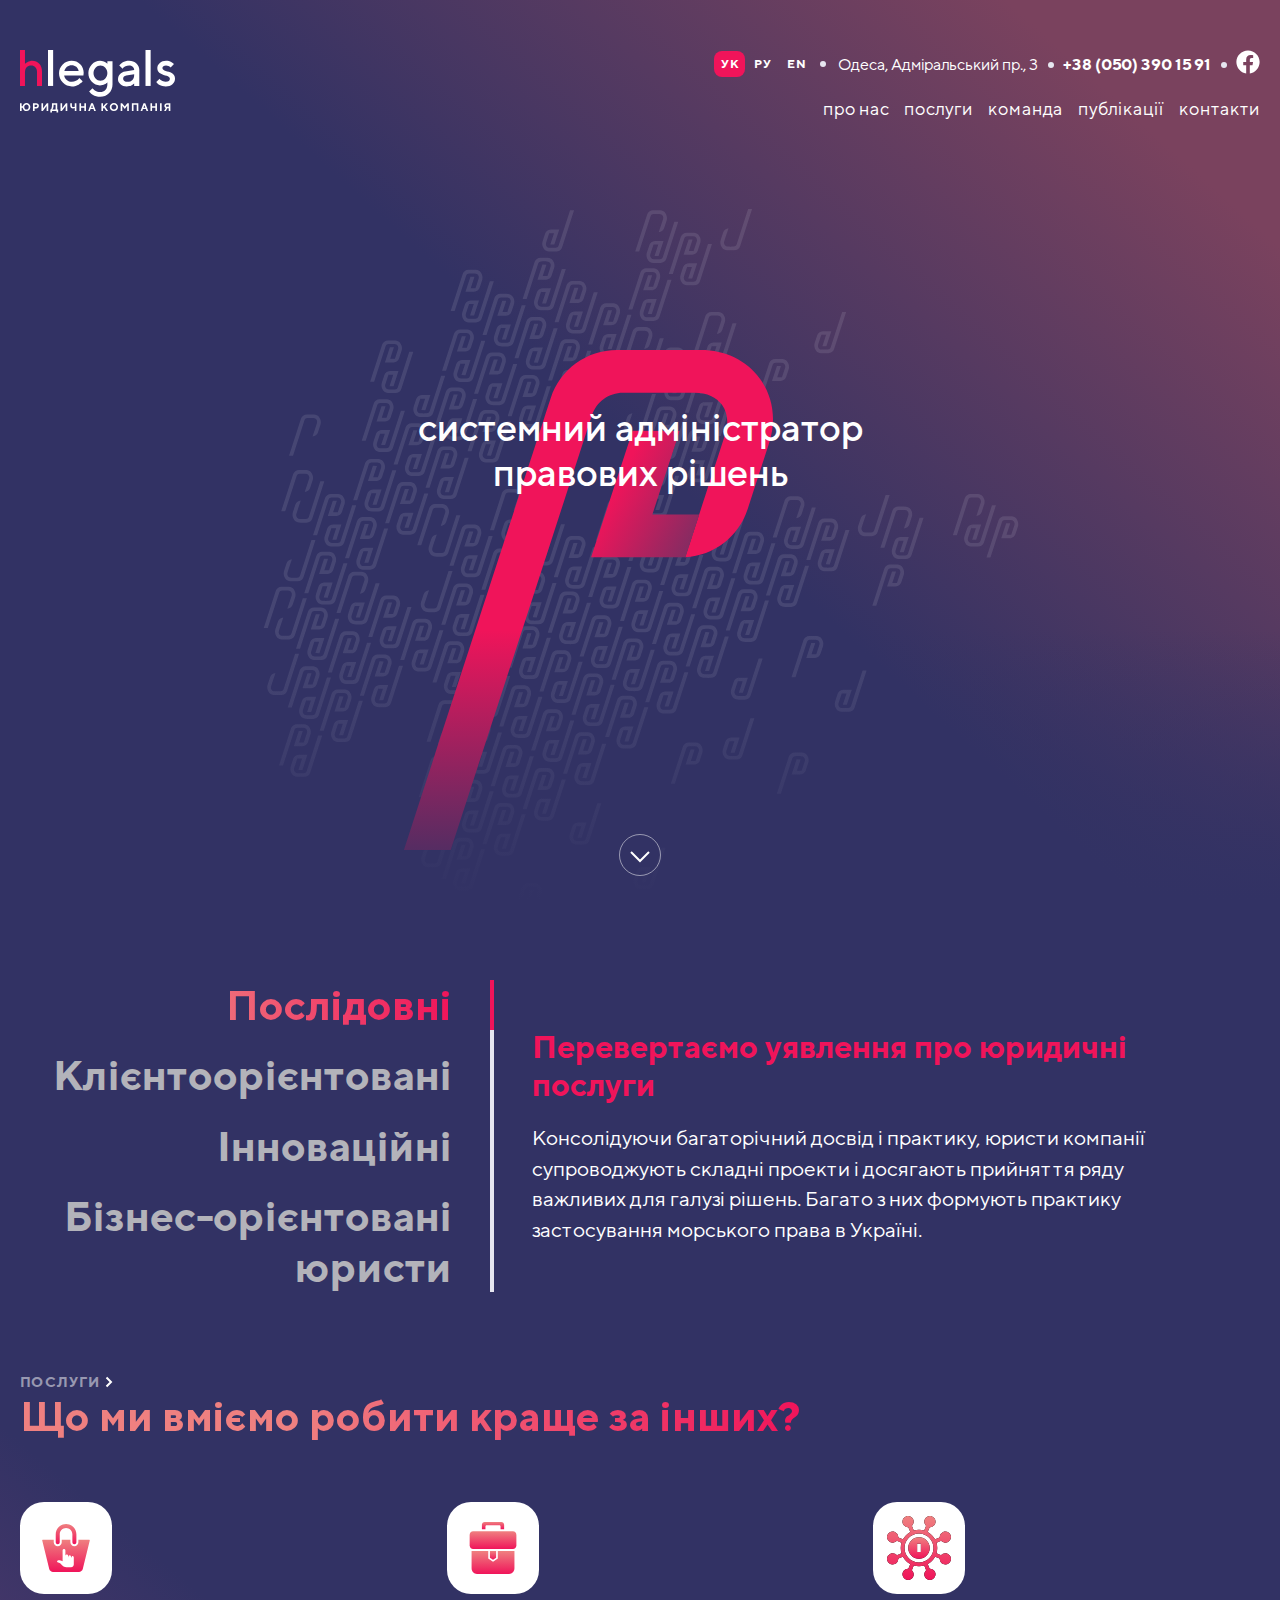
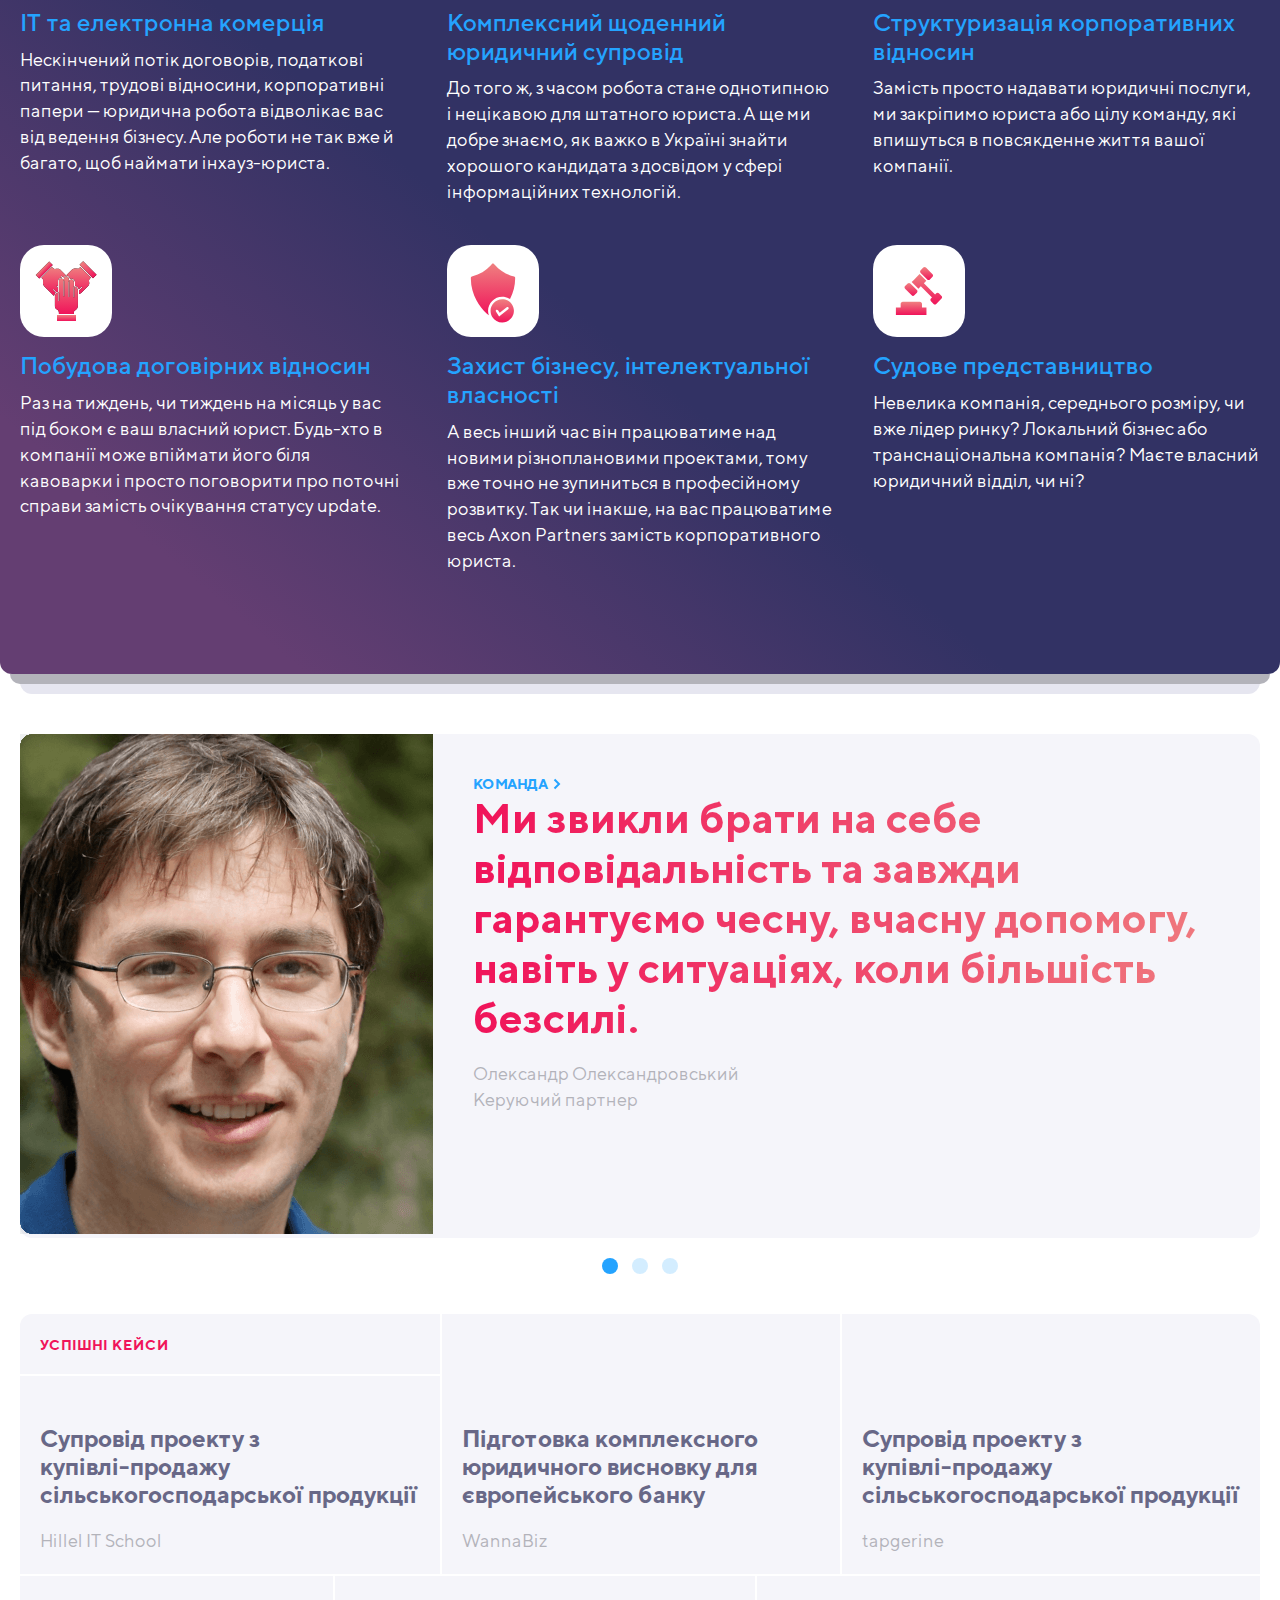
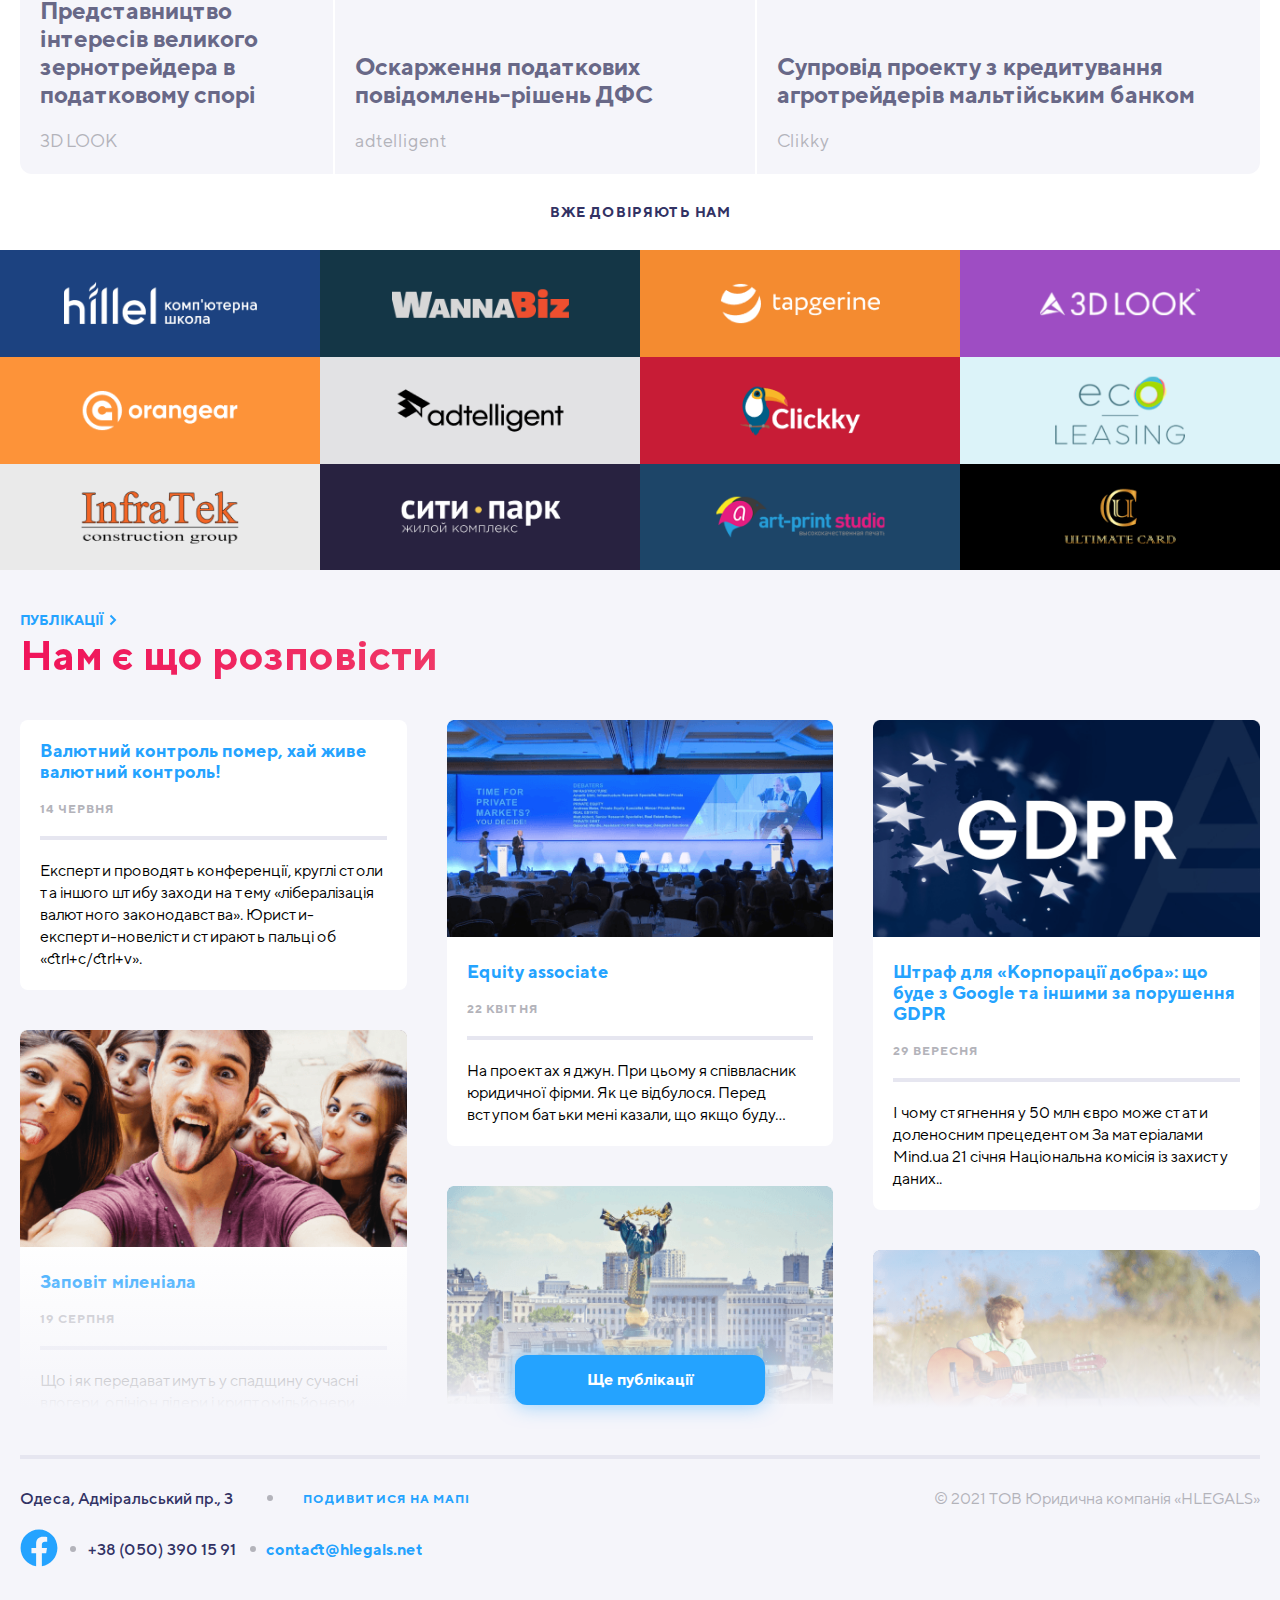
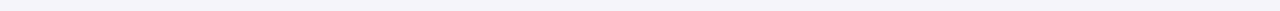
<file: index.html>
<!DOCTYPE html>
<html lang="uk">

<head>
  <meta charset="UTF-8">
  <meta content="width=device-width, initial-scale=1.0" name="viewport">
  <meta content="ie=edge" http-equiv="X-UA-Compatible">
  <title>Hlegals</title>
  <link href="assets/css/style.min.css" rel="stylesheet">
  <link href="assets/img/favicon.svg" rel="icon">
</head>

<body>

  <header class="page-header">
    <div class="page-header__grid">
      <div class="page-header__logo">
        <img alt="Site logo" class="page-header__logo-image" src="assets/img/logomin.svg">
      </div>
      <nav class="page-header__menu menu">
        <div class="menu__btn">
          <span class="menu__btn-row"></span>
          <span class="menu__btn-row"></span>
          <span class="menu__btn-row"></span>
        </div>
        <ul class="menu__list">
          <li class="menu__item"><a class="menu__link" href="">про нас</a></li>
          <li class="menu__item"><a class="menu__link" href="">послуги</a></li>
          <li class="menu__item"><a class="menu__link" href="">команда</a></li>
          <li class="menu__item"><a class="menu__link" href="">публікації</a></li>
          <li class="menu__item"><a class="menu__link" href="contact.html">контакти</a></li>
        </ul>
      </nav>
      <nav class="page-header__actions actions">
        <div class="actions__languages">
          <a class="actions__language-link active" href="">УК</a>
          <a class="actions__language-link" href="">РУ</a>
          <a class="actions__language-link" href="">EN</a>
        </div>
        <div class="actions__locations">
          <a class="actions__location-link" href="">Одеса, Адміральський пр., 3</a>
        </div>
        <div class="actions__phones">
          <a class="actions__phone-link" href="tel:+380503901591">+38 (050) 390 15 91</a>
        </div>
        <div class="actions__socials">
          <a class="actions__social-link" href="">
            <svg class="actions__social-link-fb" xmlns="http://www.w3.org/2000/svg" viewBox="0 0 512 512" width="24"
              height="24">
              <path
                d="M504 256C504 119 393 8 256 8S8 119 8 256c0 123.78 90.69 226.38 209.25 245V327.69h-63V256h63v-54.64c0-62.15 37-96.48 93.67-96.48 27.14 0 55.52 4.84 55.52 4.84v61h-31.28c-30.8 0-40.41 19.12-40.41 38.73V256h68.78l-11 71.69h-57.78V501C413.31 482.38 504 379.78 504 256z"
                fill="currentColor"></path>
            </svg>
          </a>
        </div>
      </nav>
    </div>
    <div class="page-header__content">
      <img alt="" class="page-header__content-image" src="assets/img/symbolongleg.svg">
      <h1 class="page-header__content-title">системний адміністратор правових рішень</h1>
    </div>
    <div class="page-header__button">
      <img alt="scroll" class="page-header__button-image" src="assets/img/scrolldown.svg">
    </div>
  </header>

  <main class="page-main">

    <section class="experience">
      <div class="experience__container">

        <div class="slider">

          <div class="slider__headers">
            <h2 class="slider__header active">Послідовні</h2>
            <h2 class="slider__header">Клієнтоорієнтовані</h2>
            <h2 class="slider__header">Інноваційні</h2>
            <h2 class="slider__header">Бізнес-орієнтовані юристи</h2>
          </div>

          <div class="slider__notes">
            <div class="slider__note active">
              <h3 class="slider__title">Перевертаємо уявлення про юридичні послуги</h3>
              <p class="slider__description">Консолідуючи багаторічний досвід і практику, юристи компанії супроводжують
                складні проекти і досягають прийняття ряду важливих для галузі рішень. Багато з них формують практику
                застосування морського права в Україні.</p>
            </div>
            <div class="slider__note">
              <h3 class="slider__title">Клієнти про юридичні послуги</h3>
              <p class="slider__description">Юристи компанії супроводжують складні проекти і досягають прийняття ряду
                важливих для галузі рішень. Багато з них формують практику застосування морського права в Україні.</p>
            </div>

            <div class="slider__note">
              <h3 class="slider__title">Інновіції юридичні послуги</h3>
              <p class="slider__description">Досвід і практику, юристи компанії супроводжують
                складні проекти і досягають прийняття ряду важливих для галузі рішень. Багато з них формують практику
                застосування морського права в Україні.</p>
            </div>

            <div class="slider__note">
              <h3 class="slider__title">Бізнес про юридичні послуги</h3>
              <p class="slider__description">Супроводжують складні проекти і досягають прийняття ряду важливих для
                галузі рішень. Багато з них формують практику застосування морського права в Україні.</p>
            </div>
          </div>

          <div class="slider__indicators">
            <div class="slider__indicator active"></div>
            <div class="slider__indicator"></div>
            <div class="slider__indicator"></div>
            <div class="slider__indicator"></div>
          </div>

        </div>

      </div>
    </section>

    <section class="services">
      <div class="services__container">
        <div>
          <strong><a class="services__page-link" href="">послуги</a></strong>
        </div>
        <h2 class="services__title">Що ми вміємо робити краще за інших?</h2>
        <div class="services__grid">
          <div class="service-item">
            <div class="service-item__icon"><img alt="icon" class="service-item__image" src="assets/img/icon1.svg">
            </div>
            <h3 class="service-item__title"><a href="">IT та електронна комерція</a></h3>
            <div class="service-item__description">
              Нескінчений потік договорів, податкові питання, трудові відносини, корпоративні папери — юридична робота
              відволікає вас від ведення бізнесу. Але роботи не так вже й багато, щоб наймати інхауз-юриста.
            </div>
          </div>
          <div class="service-item">
            <div class="service-item__icon"><img alt="icon" class="service-item__image" src="assets/img/icon2.svg">
            </div>
            <h3 class="service-item__title"><a href="">Комплексний щоденний юридичний супровід</a></h3>
            <div class="service-item__description">
              До того ж, з часом робота стане однотипною і нецікавою для штатного юриста. А ще ми добре знаємо, як важко
              в
              Україні знайти хорошого кандидата з досвідом у сфері інформаційних технологій.
            </div>
          </div>
          <div class="service-item">
            <div class="service-item__icon"><img alt="icon" class="service-item__image" src="assets/img/icon3.svg">
            </div>
            <h3 class="service-item__title"><a href="">Структуризація корпоративних відносин</a></h3>
            <div class="service-item__description">
              Замість просто надавати юридичні послуги, ми закріпимо юриста або цілу команду, які впишуться в
              повсякденне
              життя вашої компанії.
            </div>
          </div>
          <div class="service-item">
            <div class="service-item__icon"><img alt="icon" class="service-item__image" src="assets/img/icon4.svg">
            </div>
            <h3 class="service-item__title"><a href="">Побудовa договірних відносин</a></h3>
            <div class="service-item__description">
              Раз на тиждень, чи тиждень на місяць у вас під боком є ваш власний юрист. Будь-хто в компанії може
              впіймати
              його біля кавоварки і просто поговорити про поточні справи замість очікування статусу update.
            </div>
          </div>
          <div class="service-item">
            <div class="service-item__icon"><img alt="icon" class="service-item__image" src="assets/img/icon5.svg">
            </div>
            <h3 class="service-item__title"><a href="">Захист бізнесу, інтелектуальної власності</a></h3>
            <div class="service-item__description">
              А весь інший час він працюватиме над новими різноплановими проектами, тому вже точно не зупиниться в
              професійному розвитку. Так чи інакше, на вас працюватиме весь Axon Partners замість корпоративного юриста.
            </div>
          </div>
          <div class="service-item">
            <div class="service-item__icon"><img alt="icon" class="service-item__image" src="assets/img/icon6.svg">
            </div>
            <h3 class="service-item__title"><a href="">Судове представництво</a></h3>
            <div class="service-item__description">
              Невелика компанія, середнього розміру, чи вже лідер ринку? Локальний бізнес або транснаціональна компанія?
              Маєте власний юридичний відділ, чи ні?
            </div>
          </div>
        </div>
      </div>
    </section>

    <section class="team">
      <div class="team__container">
        <div class="team-content">
          <div class="team-content__image">
            <img class="team-content__image-picture" src="assets/img/teamimg.png" alt="team-photo">
          </div>
          <div class="team__item">
            <div>
              <strong><a class="team__page-link" href="">команда</a></strong>
            </div>
            <div class="team__description">Ми звикли брати на себе відповідальність та завжди гарантуємо чесну, вчасну
              допомогу, навіть у ситуаціях, коли більшість безсилі.</div>
            <div class="team__name">
              <div class="team__name-image">
                <img src="assets/img/teamimgmob.png" alt="team-photomob">
              </div>
              <div class="team__name-descreption">
                <div class="team__name-descreption-dekstop">Олександр Олександровський</div>
                <div class="team__name-descreption-mobile"> Олександр Кац</div>
                <div class="team__name-descreption-position">Керуючий партнер</div>
              </div>
            </div>
          </div>
        </div>
        <div class="slider__indicators">
          <div class="slider__indicator-team active"></div>
          <div class="slider__indicator-team"></div>
          <div class="slider__indicator-team"></div>
        </div>

      </div>
    </section>
    <section class="cases">
      <div class="cases__container">
        <div class="cases__content">
          <div class="cases__item1">
            <h3 class="cases__item-header">Успішні кейси</h3>
          </div>
          <div class="cases__item2">
            <h3 class="cases__item-title">Супровід проекту з<br>купівлі-продажу сільськогосподарської продукції</h3>
            <p class="cases__item-company">Hillel IT School</p>
          </div>
          <div class="cases__item3">
            <h3 class="cases__item-title">Підготовка комплексного юридичного висновку для європейського банку</h3>
            <p class="cases__item-company">WannaBiz</p>
          </div>
          <div class="cases__item4">
            <h3 class="cases__item-title">Супровід проекту з<br>купівлі-продажу сільськогосподарської продукції</h3>
            <p class="cases__item-company">tapgerine</p>
          </div>
          <div class="cases__item5">
            <h3 class="cases__item-title">Представництво інтересів великого зернотрейдера в податковому спорі</h3>
            <p class="cases__item-company">3D LOOK</p>
          </div>
          <div class="cases__item6">
            <h3 class="cases__item-title">Оскарження податкових повідомлень-рішень ДФС</h3>
            <p class="cases__item-company">adtelligent</p>
          </div>
          <div class="cases__item7">
            <h3 class="cases__item-title">Супровід проекту з кредитування агротрейдерів мальтійським банком</h3>
            <p class="cases__item-company">Clikky</p>
          </div>

        </div>
      </div>
    </section>
    <section class="clients">
      <div class="clients__container">
        <h3 class="clients__title">Вже довіряють нам</h3>
        <div class="clients__content">
          <div class="clients__content-item hillel-item">
            <a href=""><img class="clients__content-image" src="assets/img/hillel.png" alt="hillel-logo"></a>
          </div>
          <div class="clients__content-item wannabiz-item">
            <a href=""><img class="clients__content-image" src="assets/img/wannabiz.png" alt="wannabiz-logo"></a>
          </div>
          <div class="clients__content-item tapgerine-item">
            <a href=""><img class="clients__content-image" src="assets/img/tapgerine.png" alt="tapgerine-logo"></a>
          </div>
          <div class="clients__content-item dlook-item">
            <a href=""><img class="clients__content-image" src="assets/img/dlook.png" alt="dlook-logo"></a>
          </div>
          <div class="clients__content-item orangear-item">
            <a href=""><img class="clients__content-image" src="assets/img/orangear.png" alt="orangear-logo"></a>
          </div>
          <div class="clients__content-item addtelligent-item">
            <a href=""><img class="clients__content-image" src="assets/img/addtelligent.png"
                alt="addtelligent-logo"></a>
          </div>
          <div class="clients__content-item clikky-item">
            <a href=""><img class="clients__content-image" src="assets/img/clikky.png" alt="clikky-logo"></a>
          </div>
          <div class="clients__content-item ecoleasing-item">
            <a href=""><img class="clients__content-image" src="assets/img/ecoleasing.png" alt="ecoleasing-logo"></a>
          </div>
          <div class="clients__content-item infatek-item">
            <a href=""><img class="clients__content-image" src="assets/img/infatek.png" alt="infatek-logo"></a>
          </div>
          <div class="clients__content-item citypark-item">
            <a href=""><img class="clients__content-image" src="assets/img/citypark.png" alt="citypark-logo"></a>
          </div>
          <div class="clients__content-item artprint-item">
            <a href=""><img class="clients__content-image" src="assets/img/artprint.png" alt="artprint-logo"></a>
          </div>
          <div class="clients__content-item ultimatecard-item">
            <a href=""><img class="clients__content-image" src="assets/img/ultimatecard.png"
                alt="ultimatecard-logo"></a>
          </div>

        </div>
      </div>
    </section>
    <section class="publications">
      <div class="publications__container">
        <div>
          <strong><a class="publications__page-link" href="">Публікації</a></strong>
        </div>
        <h2 class="publications__title">Нам є що розповісти</h2>
        <div class="publications__content">
          <article class="publications__item">
            <h4 class="publications__item-title"><a href="">Валютний контроль помер, хай живе валютний контроль!</a>
            </h4>
            <div class="publications__item-date">14 червня</div>
            <p class="publications__item-descreption">Експерти проводять конференції, круглі столи та іншого штибу
              заходи на тему «лібералізація валютного законодавства». Юристи-експерти-новелісти стирають пальці об
              «ctrl+c/ctrl+v».</p>
          </article>
          <article class="publications__item">
            <div class="publications__item-image">
              <img class="publications__item-picture" src="assets/img/publications3.png" alt="zapovit-img">
            </div>
            <h4 class="publications__item-title"><a href="">Заповіт міленіала</a></h4>
            <div class="publications__item-date">19 серпня</div>
            <p class="publications__item-descreption">Що і як передаватимуть у спадщину сучасні влогери, опініон лідери
              і криптомільйонери Типовий спадок українського покоління Х виглядає так: квартира у…</p>
          </article>
          <article class="publications__item">
            <div class="publications__item-image">
              <img class="publications__item-picture" src="assets/img/publications1.png" alt="equity-img">
            </div>
            <h4 class="publications__item-title"><a href="">Equity associate</a></h4>
            <div class="publications__item-date">22 квітня</div>
            <p class="publications__item-descreption">На проектах я джун. При цьому я співвласник юридичної фірми. Як це
              відбулося. Перед вступом батьки мені казали, що якщо буду…</p>
          </article>
          <article class="publications__item hidden">
            <div class="publications__item-image">
              <img class="publications__item-picture" src="assets/img/publications4.png" alt="law-img">
            </div>
            <h4 class="publications__item-title"><a href="">Закон про мови: як зробити свій сайт відповідним</a></h4>
            <div class="publications__item-date">19 серпня</div>
            <p class="publications__item-descreption">Закон про мови: як зробити свій сайт відповідним</p>
          </article>
          <article class="publications__item hidden">
            <div class="publications__item-image">
              <img class="publications__item-picture" src="assets/img/publications2.png" alt="fine-img">
            </div>
            <h4 class="publications__item-title"><a href="">Штраф для «Корпорації добра»: що буде з Google та іншими за
                порушення
                GDPR</a></h4>
            <div class="publications__item-date">29 вересня</div>
            <p class="publications__item-descreption">І чому стягнення у 50 млн євро може стати доленосним прецедентом
              За матеріалами Mind.ua 21 січня Національна комісія із захисту даних..</p>
          </article>


          <article class="publications__item hidden">
            <div class="publications__item-image">
              <img class="publications__item-picture" src="assets/img/publications5.png" alt="compensation-img">
            </div>
            <h4 class="publications__item-title"><a href="">Компенсація витрат на навчання дитини в дитячому садку та
                школі</a></h4>
            <div class="publications__item-date">5 Лютого 2018</div>
            <p class="publications__item-descreption">Про що йде мова В червні цього року Верховна Рада внесла зміни до
              Податкового кодексу України. Відтепер батьки, які отримують офіційну…</p>
          </article>

        </div>
        <div class="publications__actions">
          <button class="publications__button" type="button">Ще публікації</button>
        </div>
      </div>
    </section>
  </main>

  <footer class="footer">
    <div class="footer__container">
      <div class="footer__separator"></div>
      <div class="footer__content">
        <div class="footer__contacts">
          <div class="footer__wrap">
            <a class="footer__contacts-adress" href="">Одеса, Адміральський пр., 3</a>
            <a class="footer__contacts-map" href="https://goo.gl/maps/QwnXL4AjgKaut7Db9" target="_blank">Подивитися на
              мапі</a>
          </div>
          <div class="footer__wrap">
            <a class="footer__contacts-fb" href=""><svg class="footer__contacts-fb-img"
                xmlns="http://www.w3.org/2000/svg" viewBox="0 0 512 512" width="38" height="38">
                <path
                  d="M504 256C504 119 393 8 256 8S8 119 8 256c0 123.78 90.69 226.38 209.25 245V327.69h-63V256h63v-54.64c0-62.15 37-96.48 93.67-96.48 27.14 0 55.52 4.84 55.52 4.84v61h-31.28c-30.8 0-40.41 19.12-40.41 38.73V256h68.78l-11 71.69h-57.78V501C413.31 482.38 504 379.78 504 256z"
                  fill="currentColor"></path>
              </svg></a>
            <a class="footer__contacts-phone" href="tel:+380503901591">+38 (050) 390 15 91</a>
            <a class="footer__contacts-mail" href="mailto:contact@hlegals.net">contact@hlegals.net</a>
          </div>

        </div>
        <div class="footer__copy">© 2021 ТОВ Юридична компанія «HLEGALS»</div>
      </div>
    </div>
  </footer>

  <script src="assets/js/main.js"></script>
</body>

</html>
</file>
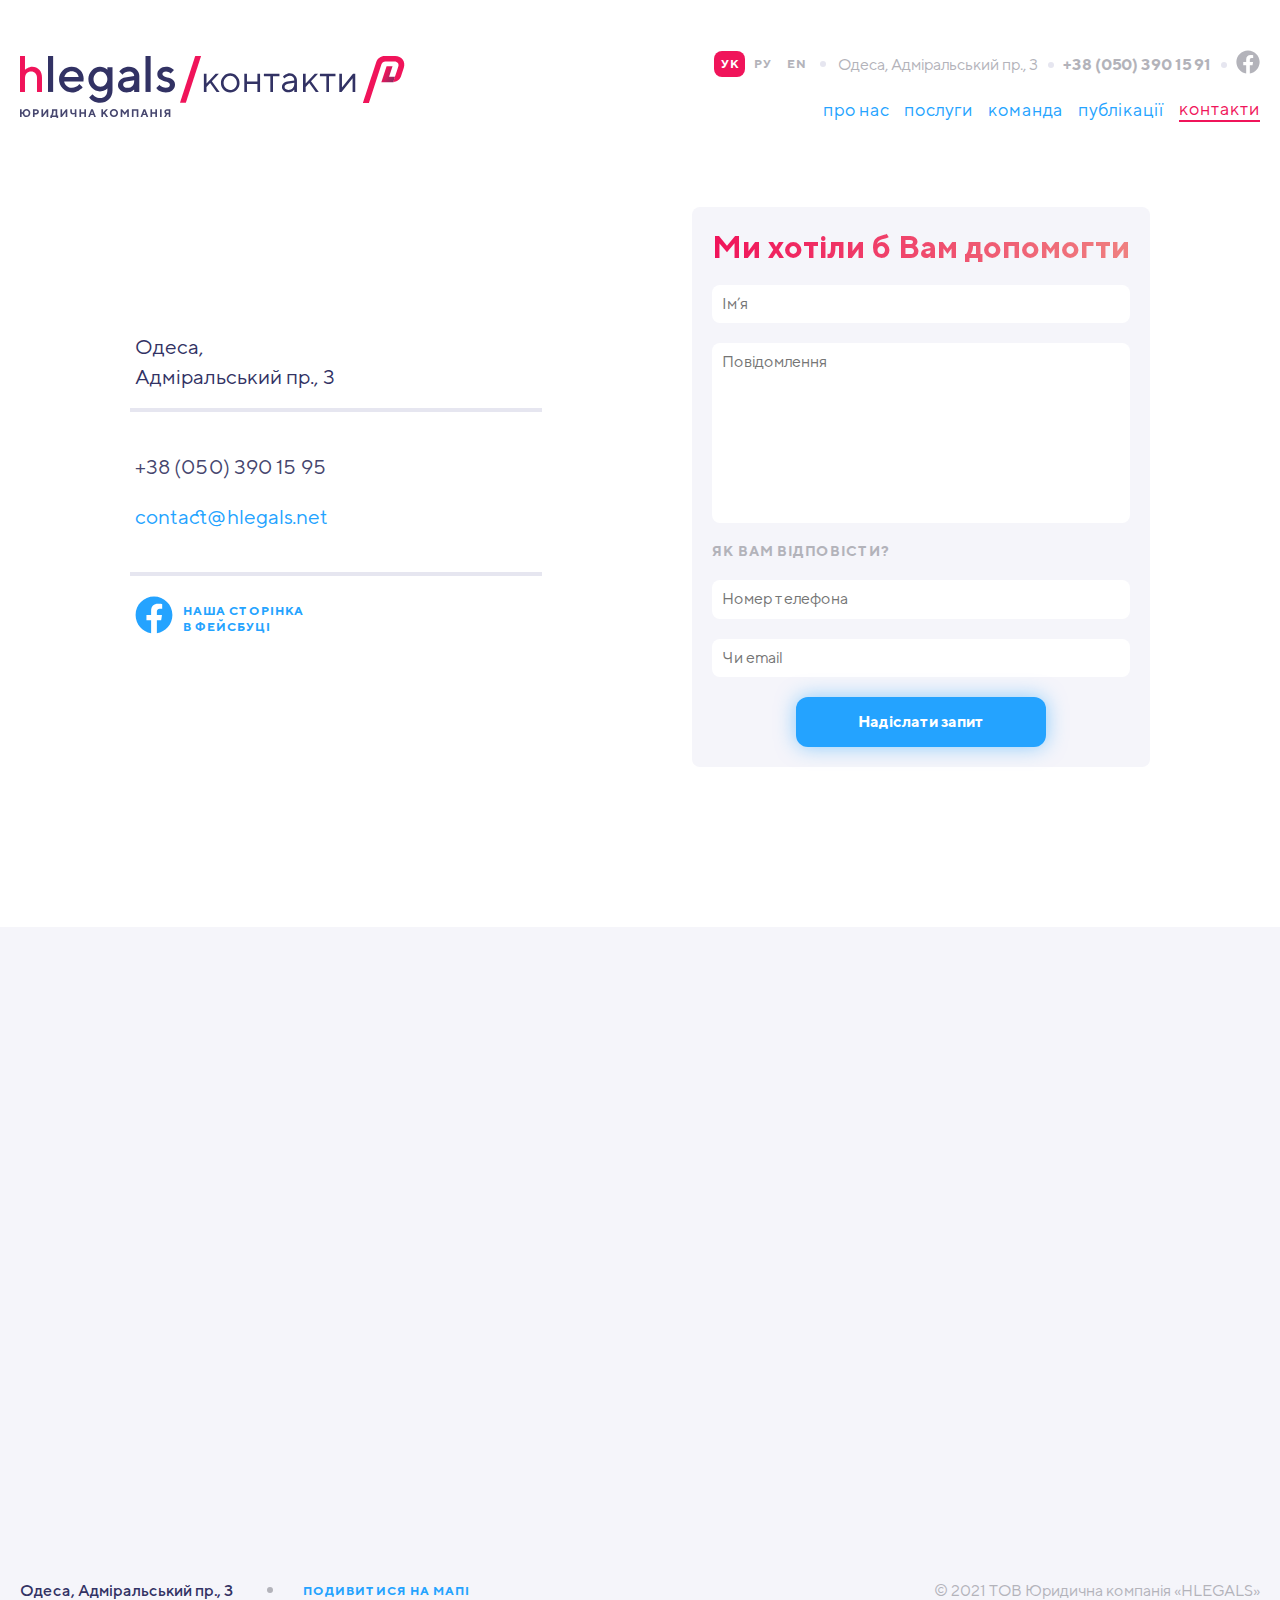
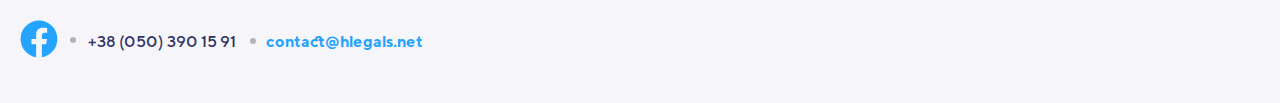
<file: contact.html>
<!DOCTYPE html>
<html lang="uk">

<head>
  <meta charset="UTF-8">
  <meta content="width=device-width, initial-scale=1.0" name="viewport">
  <meta content="ie=edge" http-equiv="X-UA-Compatible">
  <title>Contacts</title>
  <link href="assets/css/style.min.css" rel="stylesheet">
  <link href="assets/img/favicon.svg" rel="icon">
</head>

<body>

  <header class="contacts-header">
    <div class="contacts-header__grid">
      <div class="contacts-header__logo">
        <a href="index.html"><img alt="Site logo" class="contacts-header__logo-image"
            src="assets/img/logomenucontacts.svg"></a>

      </div>
      <nav class="contacts-header__menu contacts-menu">
        <div class="contacts-menu__btn">
          <span class="contacts-menu__btn-row"></span>
          <span class="contacts-menu__btn-row"></span>
          <span class="contacts-menu__btn-row"></span>
        </div>
        <ul class="contacts-menu__list">
          <li class="contacts-menu__item"><a class="contacts-menu__link" href="">про нас</a></li>
          <li class="contacts-menu__item"><a class="contacts-menu__link" href="">послуги</a></li>
          <li class="contacts-menu__item"><a class="contacts-menu__link" href="">команда</a></li>
          <li class="contacts-menu__item"><a class="contacts-menu__link" href="">публікації</a></li>
          <li class="contacts-menu__item"><a class="contacts-menu__link active__link" href="">контакти</a></li>
        </ul>
      </nav>
      <nav class="contacts-header__actions actions">
        <div class="actions__languages">
          <a class="actions__language-link-contacts active" href="">УК</a>
          <a class="actions__language-link-contacts" href="">РУ</a>
          <a class="actions__language-link-contacts" href="">EN</a>
        </div>
        <div class="actions__locations">
          <a class="actions__location-link-contacts" href="">Одеса, Адміральський пр., 3</a>
        </div>
        <div class="actions__phones">
          <a class="actions__phone-link-contacts" href="tel:+380503901591">+38 (050) 390 15 91</a>
        </div>
        <div class="actions__socials">
          <a class="actions__social-link" href="">
            <svg class="actions__social-link-facebook" xmlns="http://www.w3.org/2000/svg" viewBox="0 0 512 512"
              width="24" height="24">
              <path
                d="M504 256C504 119 393 8 256 8S8 119 8 256c0 123.78 90.69 226.38 209.25 245V327.69h-63V256h63v-54.64c0-62.15 37-96.48 93.67-96.48 27.14 0 55.52 4.84 55.52 4.84v61h-31.28c-30.8 0-40.41 19.12-40.41 38.73V256h68.78l-11 71.69h-57.78V501C413.31 482.38 504 379.78 504 256z"
                fill="currentColor"></path>
            </svg>
          </a>
        </div>
      </nav>
    </div>
  </header>

  <main class="contacts-main">
    <section class="help">
      <div class="help__container">
        <div class="help__content">
          <div class="help__contacts">
            <div class="help__contacts-adress">
              <a class="help__contacts-adress-link" href="">Одеса,<br>Адміральський пр., 3</a>
            </div>
            <div class="help__contacts-phone">
              <a class="help__contacts-phone-link" href="tel:+380503901591"> +38 (050) 390 15 95</a>
            </div>
            <div class="help__contacts-email">
              <a class="help__contacts-email-link" href="mailto:contact@hlegals.net">contact@hlegals.net</a>
            </div>
            <div class="help__contacts-facebook">
              <a href=""><svg class="footer__contacts-fb-img" xmlns="http://www.w3.org/2000/svg" viewBox="0 0 512 512"
                  width="38" height="38">
                  <path
                    d="M504 256C504 119 393 8 256 8S8 119 8 256c0 123.78 90.69 226.38 209.25 245V327.69h-63V256h63v-54.64c0-62.15 37-96.48 93.67-96.48 27.14 0 55.52 4.84 55.52 4.84v61h-31.28c-30.8 0-40.41 19.12-40.41 38.73V256h68.78l-11 71.69h-57.78V501C413.31 482.38 504 379.78 504 256z"
                    fill="currentColor"></path>
                </svg></a>
              <a class="help__contacts-facebook-link" href="">Наша сторінка<br>в фейсбуці</a>
            </div>

          </div>
          <form class="help__form form" action="#" method="post">
            <h2 class="form__title">Ми хотіли б Вам допомогти</h2>
            <div class="form__name">
              <input type="text" name="name" placeholder="Iм’я">
            </div>
            <div class="form__message">
              <textarea name="message" placeholder="Повідомлення"></textarea>
            </div>
            <h3 class="form__title-secondary">Як вам відповісти?</h3>
            <div class="form__message">
              <input type="tel" name="phone" placeholder="Номер телефона">
            </div>
            <div class="form__email">
              <input type="email" name="email" placeholder="Чи email">
            </div>
            <div class="form__buttons">
              <button class="form__button" type="button">Надіслати запит</button>
            </div>

          </form>
        </div>
      </div>
    </section>
    <section class="map">
      <iframe
        src="https://www.google.com/maps/embed?pb=!1m18!1m12!1m3!1d2749.6382809299166!2d30.73794141510823!3d46.436048676091026!2m3!1f0!2f0!3f0!3m2!1i1024!2i768!4f13.1!3m3!1m2!1s0x40c63396894457b7%3A0x7f6c5236cbcb70c8!2z0JDQtNC80LjRgNCw0LvRjNGB0LrQuNC5INC_0YDQvtGB0L8uLCAzLCDQntC00LXRgdGB0LAsINCe0LTQtdGB0YHQutCw0Y8g0L7QsdC70LDRgdGC0YwsIDY1MDAw!5e0!3m2!1sru!2sua!4v1657141428185!5m2!1sru!2sua"
        style="border:0;" allowfullscreen="" loading="lazy" referrerpolicy="no-referrer-when-downgrade"></iframe>
    </section>
  </main>

  <footer class="footer">
    <div class="footer__container">
      <div class="footer__content">
        <div class="footer__contacts">
          <div class="footer__wrap">
            <a class="footer__contacts-adress" href="">Одеса, Адміральський пр., 3</a>
            <a class="footer__contacts-map" href="https://goo.gl/maps/QwnXL4AjgKaut7Db9" target="_blank">Подивитися на
              мапі</a>
          </div>
          <div class="footer__wrap">
            <a class="footer__contacts-fb" href=""><svg class="footer__contacts-fb-img"
                xmlns="http://www.w3.org/2000/svg" viewBox="0 0 512 512" width="38" height="38">
                <path
                  d="M504 256C504 119 393 8 256 8S8 119 8 256c0 123.78 90.69 226.38 209.25 245V327.69h-63V256h63v-54.64c0-62.15 37-96.48 93.67-96.48 27.14 0 55.52 4.84 55.52 4.84v61h-31.28c-30.8 0-40.41 19.12-40.41 38.73V256h68.78l-11 71.69h-57.78V501C413.31 482.38 504 379.78 504 256z"
                  fill="currentColor"></path>
              </svg></a>
            <a class="footer__contacts-phone" href="tel:+380503901591">+38 (050) 390 15 91</a>
            <a class="footer__contacts-mail" href="mailto:contact@hlegals.net">contact@hlegals.net</a>
          </div>

        </div>
        <div class="footer__copy">© 2021 ТОВ Юридична компанія «HLEGALS»</div>
      </div>
    </div>
  </footer>

  <script src="assets/js/contacts.js"></script>
</body>

</html>
</file>
<file: assets/css/style.min.css>
/*! normalize.css v8.0.1 | MIT License | github.com/necolas/normalize.css */button,hr,input{overflow:visible}progress,sub,sup{vertical-align:baseline}.contacts-menu__btn.active span:nth-of-type(2),.menu__btn.active span:nth-of-type(2){left:-40px;opacity:0}.help__form,.slider__headers,.team__name-descreption{-webkit-box-orient:vertical;-webkit-box-direction:normal}.form__title,.publications__title,.services__title,.slider__header.active,.team__description{-webkit-text-fill-color:transparent;text-fill-color:transparent}html{line-height:1.15;-webkit-text-size-adjust:100%}.menu__link,details,main{display:block}h1{font-size:2em;margin:.67em 0}hr{-webkit-box-sizing:content-box;box-sizing:content-box;height:0}[type=checkbox],[type=radio],legend{-webkit-box-sizing:border-box;padding:0}code,kbd,pre,samp{font-family:monospace,monospace;font-size:1em}a{background-color:transparent;text-decoration:none;color:#fff}abbr[title]{border-bottom:none;text-decoration:underline;-webkit-text-decoration:underline dotted;text-decoration:underline dotted}b,strong{font-weight:bolder}small{font-size:80%}sub,sup{font-size:75%;line-height:0;position:relative}sub{bottom:-.25em}sup{top:-.5em}img{border-style:none}button,input,optgroup,select,textarea{font-family:inherit;font-size:100%;line-height:1.15;margin:0}button,select{text-transform:none}[type=button],[type=reset],[type=submit],button{-webkit-appearance:button}[type=button]::-moz-focus-inner,[type=reset]::-moz-focus-inner,[type=submit]::-moz-focus-inner,button::-moz-focus-inner{border-style:none;padding:0}[type=button]:-moz-focusring,[type=reset]:-moz-focusring,[type=submit]:-moz-focusring,button:-moz-focusring{outline:ButtonText dotted 1px}fieldset{padding:.35em .75em .625em}legend{box-sizing:border-box;color:inherit;display:table;max-width:100%;white-space:normal}[type=checkbox],[type=radio]{box-sizing:border-box}[type=number]::-webkit-inner-spin-button,[type=number]::-webkit-outer-spin-button{height:auto}[type=search]{-webkit-appearance:textfield;outline-offset:-2px}[type=search]::-webkit-search-decoration{-webkit-appearance:none}::-webkit-file-upload-button{-webkit-appearance:button;font:inherit}summary{display:list-item}[hidden],template{display:none}.cases__container,.contacts-header__grid,.experience__container,.footer__container,.help__container,.page-header__grid,.publications__container,.services__container,.team__container{max-width:1360px;margin-right:auto;margin-left:auto;padding-right:20px;padding-left:20px}.cases__item1,.cases__item2,.cases__item3,.cases__item4,.cases__item5,.cases__item6,.cases__item7{padding:20px;background-color:#f5f5fa;display:-webkit-box;display:-ms-flexbox;display:flex;-webkit-box-orient:vertical;-webkit-box-direction:normal;-ms-flex-direction:column;flex-direction:column;-webkit-box-pack:end;-ms-flex-pack:end;justify-content:flex-end;row-gap:20px;cursor:pointer}.form__button,.publications__button{width:250px;height:50px;background-color:#24a3ff;-webkit-box-shadow:0 0 20px rgba(36,163,255,.5);box-shadow:0 0 20px rgba(36,163,255,.5);border-radius:12px;border:none;padding:1em;font-weight:700;text-align:center;color:#fff;cursor:pointer}.services__title,.slider__header.active{background:-webkit-gradient(linear,left top,right top,color-stop(35%,#ef8080),to(#f0145a));background:-o-linear-gradient(left,#ef8080 35%,#f0145a 100%);background:linear-gradient(90deg,#ef8080 35%,#f0145a 100%);-webkit-background-clip:text;background-clip:text}*,::after,::before{-webkit-box-sizing:border-box;box-sizing:border-box;margin:0;padding:0}html{font-family:"TT Norms",sans-serif;font-size:16px}body{margin:0;-webkit-transition:-webkit-transform .25s;-o-transition:transform .25s;transition:transform .25s,-webkit-transform .25s;line-height:1.2}body.active{overflow:hidden;-webkit-transform:translateX(-170px);-ms-transform:translateX(-170px);transform:translateX(-170px)}body.active::before{position:absolute;z-index:2;top:0;left:0;width:100vw;height:100vh;content:"";background-color:rgba(0,0,0,.5)}a:hover,h3,h4>a:hover{color:#f0145a;-webkit-transition:1s;-o-transition:1s;transition:1s}@font-face{font-family:"TT Norms";font-weight:700;font-style:normal;src:url("TTNorms-Bold.eot");src:local("TT Norms Bold"),local("TTNorms-Bold"),url("../fonts/TTNorms-Bold.eot?#iefix") format("embedded-opentype"),url("../fonts/TTNorms-Bold.woff2") format("woff2"),url("../fonts/TTNorms-Bold.woff") format("woff"),url("../fonts/TTNorms-Bold.ttf") format("truetype")}@font-face{font-family:"TT Norms";font-weight:500;font-style:normal;src:url("TTNorms-Medium.eot");src:local("TT Norms Medium"),local("TTNorms-Medium"),url("../fonts/TTNorms-Medium.eot?#iefix") format("embedded-opentype"),url("../fonts/TTNorms-Medium.woff2") format("woff2"),url("../fonts/TTNorms-Medium.woff") format("woff"),url("../fonts/TTNorms-Medium.ttf") format("truetype")}@font-face{font-family:"TT Norms";font-weight:400;font-style:normal;src:url("TTNorms-Regular.eot");src:local("TT Norms Regular"),local("TTNorms-Regular"),url("../fonts/TTNorms-Regular.eot?#iefix") format("embedded-opentype"),url("../fonts/TTNorms-Regular.woff2") format("woff2"),url("../fonts/TTNorms-Regular.woff") format("woff"),url("../fonts/TTNorms-Regular.ttf") format("truetype")}.page-header{position:relative;background:-o-linear-gradient(48deg,#323264 15%,#323264 50%,#7a425e 88%);background:linear-gradient(42deg,#323264 15%,#323264 50%,#7a425e 88%)}.page-header::after{z-index:1;content:"";background:-webkit-gradient(linear,left bottom,left top,from(#323264),to(transparent));background:-o-linear-gradient(bottom,#323264 0,transparent 100%);background:linear-gradient(to top,#323264 0,transparent 100%);position:absolute;top:70%;right:0;bottom:0;left:0}.page-header__grid{position:absolute;z-index:2;top:0;right:0;left:0;display:grid;gap:20px;grid-template-columns:auto 1fr}.page-header__content,.slider{display:-webkit-box;display:-ms-flexbox}.page-header__logo{grid-area:logo}.contacts-header__menu,.page-header__menu{grid-area:menu}.contacts-header__actions,.page-header__actions{grid-area:actions}.page-header__content{position:relative;z-index:1;display:flex;overflow:hidden;-webkit-box-align:center;-ms-flex-align:center;align-items:center;-webkit-box-pack:center;-ms-flex-pack:center;justify-content:center;min-height:100vh}.page-header__content-image{-webkit-transform:translateY(30%);-ms-transform:translateY(30%);transform:translateY(30%)}.page-header__content-title{position:absolute;top:50%;left:50%;width:100%;max-width:620px;margin:0;padding:20px;-webkit-transform:translate(-50%,-50%);-ms-transform:translate(-50%,-50%);transform:translate(-50%,-50%);text-align:center;color:#fff;font-size:38px;font-weight:500;line-height:45px}.page-header__button{position:absolute;z-index:2;bottom:20px;left:50%;cursor:pointer;-webkit-transform:translateX(-50%);-ms-transform:translateX(-50%);transform:translateX(-50%)}.contacts-menu,.menu{-ms-flex-item-align:center;align-self:center;font-size:1.125rem}.services__page-link,.team__page-link{font-size:14px;text-transform:uppercase}.menu__btn{position:relative;width:40px;height:30px;margin-left:auto;cursor:pointer}.menu__btn-row{position:absolute;left:0;display:block;width:100%;height:5px;-webkit-transition:.25s ease-in-out;-o-transition:.25s ease-in-out;transition:.25s ease-in-out;-webkit-transform:rotate(0);-ms-transform:rotate(0);transform:rotate(0);opacity:1;border-radius:5px;background-color:#fff}.menu__btn-row:first-of-type{top:0}.menu__btn-row:nth-of-type(2){top:12px}.menu__btn-row:nth-of-type(3){top:24px}.menu__btn.active span:first-of-type{top:12px;-webkit-transform:rotate(135deg);-ms-transform:rotate(135deg);transform:rotate(135deg)}.menu__btn.active span:nth-of-type(3){top:12px;-webkit-transform:rotate(-135deg);-ms-transform:rotate(-135deg);transform:rotate(-135deg)}.contacts-menu__list,.menu__list{margin:0;padding:0;list-style:none}.actions__language-link{display:block;padding:6px 6px 5px 7px;border-radius:8px}.cases,.clients__title{padding-bottom:30px}.actions__language-link.active{background-color:#f0145a}.actions__phone-link{white-space:nowrap;font-weight:700}.experience{background-color:#323264}.slider{display:flex}.slider__headers,.slider__notes{display:-webkit-box;display:-ms-flexbox}.slider__headers{position:relative;display:flex;-ms-flex-preferred-size:0;flex-basis:0;-ms-flex-direction:column;flex-direction:column;-webkit-box-flex:2;-ms-flex-positive:2;flex-grow:2;gap:20px}.slider__header{position:relative;-webkit-user-select:none;-moz-user-select:none;-ms-user-select:none;user-select:none;color:#b3b3ba;font-weight:700}.slider__notes{display:flex;-webkit-box-align:center;-ms-flex-align:center;align-items:center;-ms-flex-preferred-size:0;flex-basis:0;-webkit-box-flex:3;-ms-flex-positive:3;flex-grow:3;color:#fff}.slider__note{position:absolute;z-index:-9999;opacity:0}.slider__indicator,.slider__indicator-team{width:16px;height:16px;opacity:.2;border-radius:8px;background-color:#24a3ff}.slider__note.active{position:static;z-index:inherit;opacity:1}.slider__title{margin-bottom:20px}.slider__description{line-height:1.45}.slider__indicators{display:-webkit-box;display:-ms-flexbox;display:flex;-webkit-box-pack:center;-ms-flex-pack:center;justify-content:center;gap:14px}.slider__indicator.active{opacity:1}.slider__indicator-team{cursor:pointer}.clients__content-image,.contacts-header__logo-image,.publications__item-picture{width:100%}.services,.services::after,.services::before{border-radius:0 0 12px 12px}.slider__indicator-team.active{opacity:1}.cases__item1:hover,.cases__item2:hover,.cases__item3:hover,.cases__item4:hover,.cases__item5:hover,.cases__item6:hover,.cases__item7:hover,.clients__content-item:hover{opacity:.8}.services{position:relative;background:-o-linear-gradient(230deg,#323264 12%,#323264 57%,#643e72 87%);background:linear-gradient(220deg,#323264 12%,#323264 57%,#643e72 87%)}.services::before{position:absolute;top:100%;right:20px;left:20px;height:20px;content:"";background-color:#e6e6f0}.services::after{position:absolute;top:100%;right:10px;left:10px;height:10px;content:"";background-color:#b3b3ba}.publications__page-link::after,.services__page-link::after,.team__page-link::after{position:absolute;right:-20px;bottom:2px;width:15px;height:12px;content:"";background-repeat:no-repeat;background-size:contain}.services__page-link{position:relative;letter-spacing:1px;color:rgba(255,255,255,.5)}.services__page-link::after{color:rgba(255,255,255,.5);background-image:url(../img/arrow2.svg)}.services__grid{display:grid;gap:40px}.service-item{display:grid;gap:10px;grid-template-rows:auto auto 1fr}.team-content,.team__name{display:-webkit-box;display:-ms-flexbox}.service-item__title>a{-ms-flex-item-align:center;align-self:center;color:#24a3ff;font-weight:500}.service-item__title>a:hover{color:#f0145a}.service-item__description{color:#fff;line-height:1.44}.team{margin-top:20px}.team-content{background-color:#f5f5fa;border-radius:12px;display:flex}.team-content__image{-ms-flex-preferred-size:0;flex-basis:0;-webkit-box-flex:1;-ms-flex-positive:1;flex-grow:1;-ms-flex-negative:0;flex-shrink:0}.team__item{-ms-flex-preferred-size:0;flex-basis:0;-webkit-box-flex:2;-ms-flex-positive:2;flex-grow:2;-ms-flex-negative:0;flex-shrink:0}.team__page-link{position:relative;font-weight:700;line-height:17px;color:#24a3ff}.team__page-link::after{background-image:url(../img/arrow.svg)}.team__description{background:-o-linear-gradient(359.87deg,#f0145a .84%,#ef8080 99.96%);background:linear-gradient(90.13deg,#f0145a .84%,#ef8080 99.96%);-webkit-background-clip:text;background-clip:text}.team__name{display:flex;gap:10px;color:#b3b3ba;font-size:18px;line-height:21px;padding-top:20px}.team__name-descreption{display:-webkit-box;display:-ms-flexbox;display:flex;-ms-flex-direction:column;flex-direction:column;-webkit-box-pack:space-evenly;-ms-flex-pack:space-evenly;justify-content:space-evenly;gap:5px}.cases__content{display:grid;gap:2px}.cases__item1{grid-area:item1}.cases__item2{grid-area:item2}.cases__item3{grid-area:item3}.cases__item4{grid-area:item4}.cases__item5{grid-area:item5}.cases__item6{grid-area:item6}.cases__item7{grid-area:item7}.cases__item-header{font-size:14px;line-height:17px;letter-spacing:1px;text-transform:uppercase;color:#f0145a}.cases__item-title{font-size:24px;line-height:28px;color:#686887}.cases__item-company{font-size:18px;line-height:26px;color:#b3b3ba}.clients__title,.publications__page-link{font-size:14px;text-transform:uppercase;font-weight:700}.clients__title{text-align:center;letter-spacing:1px;color:#323264}.clients__content{display:grid;line-height:.2}.footer__content,.publications__actions{display:-webkit-box;display:-ms-flexbox}.publications{position:relative;overflow:hidden;padding-top:40px;padding-bottom:40px;background-color:#f5f5fa}.publications__item{background:#fff;border-radius:8px}.publications__item:hover{-webkit-transition:.8s;-o-transition:.8s;transition:.8s;-webkit-box-shadow:10px 5px 5px #24a3ff;box-shadow:10px 5px 5px #24a3ff}.publications__page-link{position:relative;line-height:17px;color:#24a3ff}.publications__page-link::after{background-image:url(../img/publicationsarrow.svg)}.publications__title{font-weight:700;background:-o-linear-gradient(359.87deg,#f0145a .84%,#ef8080 99.96%);background:linear-gradient(90.13deg,#f0145a .84%,#ef8080 99.96%);-webkit-background-clip:text;background-clip:text}.publications__item-title{padding-top:20px;padding-left:20px;padding-right:20px;font-size:18px;line-height:21px;cursor:pointer}.footer__contacts-map,.publications__item-date{line-height:14px;font-size:12px;letter-spacing:1px;text-transform:uppercase}.publications__item-title>a{color:#24a3ff}.publications__item-date{font-weight:700;color:#b3b3ba;margin-top:10px;margin-left:20px;margin-right:20px;padding-bottom:20px}.publications__actions{display:flex;-webkit-box-pack:center;-ms-flex-pack:center;justify-content:center}.footer{padding-top:20px;background-color:#f5f5fa}.footer__separator{border:2px solid #e6e6f0}.footer__content{display:flex;-webkit-box-pack:justify;-ms-flex-pack:justify;justify-content:space-between}.footer__wrap{display:-webkit-box;display:-ms-flexbox;display:flex;padding-bottom:20px}.footer__contacts-adress,.footer__contacts-phone{position:relative;font-weight:500;color:#323264}.footer__contacts-map{color:#24a3ff;font-weight:700}.actions__locations,.actions__phones,.footer__contacts-fb{position:relative}.footer__contacts-fb-img{color:#24a3ff}.footer__contacts-fb-img:hover{-webkit-transition:1s;-o-transition:1s;transition:1s;color:#f0145a}.footer__contacts-mail{font-weight:700;color:#24a3ff}.actions__location-link-contacts,.actions__social-link-facebook,.footer__copy{color:#b3b3ba}.contacts-header{background-color:#fff}.contacts-header__grid{position:relative;display:grid;gap:20px;grid-template-columns:auto 1fr}.actions,.contacts-header__logo{display:-webkit-box;display:-ms-flexbox}.contacts-header__logo{grid-area:logo;display:flex;-webkit-box-align:end;-ms-flex-align:end;align-items:flex-end}.contacts-menu__btn{position:relative;width:40px;height:30px;margin-left:auto;cursor:pointer;z-index:5555}iframe,input,textarea{width:100%}.contacts-menu__btn-row{position:absolute;left:0;display:block;width:100%;height:5px;-webkit-transition:.25s ease-in-out;-o-transition:.25s ease-in-out;transition:.25s ease-in-out;-webkit-transform:rotate(0);-ms-transform:rotate(0);transform:rotate(0);opacity:1;border-radius:5px;background-color:#323264}.help__form,input{border-radius:8px}.contacts-menu__btn-row:first-of-type{top:0}.contacts-menu__btn-row:nth-of-type(2){top:12px}.contacts-menu__btn-row:nth-of-type(3){top:24px}.contacts-menu__btn.active span:first-of-type{top:12px;-webkit-transform:rotate(135deg);-ms-transform:rotate(135deg);transform:rotate(135deg)}.contacts-menu__btn.active span:nth-of-type(3){top:12px;-webkit-transform:rotate(-135deg);-ms-transform:rotate(-135deg);transform:rotate(-135deg)}.contacts-menu__link{display:block;color:#24a3ff}.active__link{color:#f0145a;border-bottom:2px solid #f0145a}.actions{display:flex;-webkit-box-align:center;-ms-flex-align:center;align-items:center;gap:25px}.actions__languages{position:relative;display:-webkit-box;display:-ms-flexbox;display:flex;letter-spacing:1px;font-size:12px;font-weight:700;gap:2px}.actions__language-link-contacts{display:block;padding:6px 6px 5px 7px;border-radius:8px;color:#b3b3ba}.help__contacts-facebook,.help__content{display:-webkit-box;display:-ms-flexbox}.actions__language-link-contacts.active{background-color:#f0145a;color:#fff}.actions__phone-link-contacts{white-space:nowrap;font-weight:700;color:#b3b3ba}.actions__social-link-facebook:hover{-webkit-transition:1s;-o-transition:1s;transition:1s;color:#f0145a}.help__content{display:flex;gap:40px;-webkit-box-pack:space-evenly;-ms-flex-pack:space-evenly;justify-content:space-evenly;-webkit-box-align:center;-ms-flex-align:center;align-items:center}.help__contacts{font-size:21px;line-height:30px}.help__contacts-adress{padding-left:5px;padding-top:20px;padding-bottom:16px;border-bottom:4px solid #e6e6f0}.help__contacts-adress-link{color:#323264}.help__contacts-phone{padding-left:5px;padding-top:40px;padding-bottom:20px}.help__contacts-phone-link{color:#46466e}.help__contacts-email{padding-left:5px;padding-bottom:40px;border-bottom:4px solid #e6e6f0}.help__contacts-email-link{color:#24a3ff}.help__contacts-facebook{padding-left:5px;display:flex;-webkit-box-align:center;-ms-flex-align:center;align-items:center;gap:10px;padding-top:20px;padding-bottom:20px}.help__contacts-facebook-link{font-weight:700;font-size:12px;line-height:16px;letter-spacing:1px;text-transform:uppercase;color:#24a3ff}.help__form{display:-webkit-box;display:-ms-flexbox;display:flex;-ms-flex-direction:column;flex-direction:column;gap:20px;max-width:527px;padding:20px;background-color:#f5f5fa}.form__title{font-size:32px;line-height:38px;background:-o-linear-gradient(359.87deg,#f0145a .84%,#ef8080 99.96%);background:linear-gradient(90.13deg,#f0145a .84%,#ef8080 99.96%);-webkit-background-clip:text;background-clip:text}.form__title-secondary{line-height:17px;font-size:14px;letter-spacing:1px;text-transform:uppercase;color:#b3b3ba}.form__buttons{margin:0 auto}input{padding:10px;border:none;outline:0}input:focus,textarea:focus{outline:#f0145a solid 2px}textarea{overflow:auto;padding-top:10px;padding-left:10px;display:block;height:180px;outline:0;border:none;border-radius:8px;resize:none}.map{background-color:#f5f5fa}iframe{height:600px}@media (min-width:576px){.publications{height:865px}.publications::after{content:"";position:absolute;bottom:0;width:100%;height:200px;background:-webkit-gradient(linear,left top,left bottom,from(rgba(245,245,250,0)),color-stop(86.5%,#f5f5fa));background:-o-linear-gradient(top,rgba(245,245,250,0) 0,#f5f5fa 86.5%);background:linear-gradient(180deg,rgba(245,245,250,0) 0,#f5f5fa 86.5%)}.publications__item-date{border-bottom:4px solid #e6e6f0}.publications__item-descreption{line-height:22px;color:#000;padding:20px}.publications__actions{position:absolute;left:0;right:0;bottom:30px;z-index:1}}@media (min-width:768px){.actions__languages::after,.actions__locations::after,.actions__phones::after{position:absolute;content:"";width:6px;height:6px;border-radius:3px;background-color:#e6e6f0}.page-header::before{content:"";background-image:url(../img/Frame2.svg);background-repeat:no-repeat;background-position:50% 100%;background-size:85vh;position:absolute;top:0;right:0;bottom:0;left:0}.contacts-header__grid,.page-header__grid{padding-top:50px;grid-template-areas:"logo actions" "logo menu"}.contacts-menu__btn,.menu__btn,.team__name-descreption-mobile,.team__name-image{display:none}.contacts-menu__list,.menu__list{display:-webkit-box;display:-ms-flexbox;display:flex;-webkit-box-align:center;-ms-flex-align:center;align-items:center;-webkit-box-pack:end;-ms-flex-pack:end;justify-content:flex-end;gap:15px}.slider__indicator-team{margin-top:20px}.services__title{margin-bottom:60px;font-size:42px}.service-item__image{-webkit-box-align:center;-ms-flex-align:center;align-items:center;width:92px;height:92px}.service-item__title>a{font-size:24px}.service-item__description{font-size:18px}.actions{-webkit-box-pack:end;-ms-flex-pack:end;justify-content:flex-end}.actions__languages::after{top:10px;right:-13px}.actions__locations::after,.actions__phones::after{top:7px;right:-16px}.help,.help__content{margin-top:85px;padding-bottom:80px}.help__contacts{width:412px}.form__title{font-size:32px;line-height:38px}}@media (min-width:992px){.experience{padding-top:80px;padding-bottom:80px}.slider{gap:80px}.slider__headers::after{position:absolute;right:-42px;width:4px;height:100%;content:"";background-color:#e6e6f0}.footer__contacts-adress::after,.footer__contacts-fb::after,.footer__contacts-phone::after{position:absolute;content:"";width:6px;height:6px;border-radius:3px;background-color:#b3b3ba}.slider__header{text-align:right;font-size:42px}.slider__header.active::after{position:absolute;z-index:2;right:-42px;width:4px;height:100%;content:"";background-color:#f0145a}.slider__title{font-size:32px}.slider__description{font-size:21px}.slider__indicator{display:none;margin-top:20px}.services__title{width:-webkit-max-content;width:-moz-max-content;width:max-content}.team,.team__item{padding-top:40px;padding-bottom:40px}.team-content{gap:40px}.team__description{font-weight:700;font-size:42px;line-height:50px}.cases__content{grid-template-columns:1.5fr 0.5fr 1.5fr 0.4fr 2fr;grid-template-rows:0.3fr 1fr 1fr;grid-template-areas:"item1 item1 item3 item3 item4" "item2 item2 item3 item3 item4" "item5 item6 item6 item7 item7"}.cases__item1{border-radius:12px 0 0}.cases__item4{border-radius:0 12px 0 0}.cases__item5{border-radius:0 0 0 12px}.cases__item7{border-radius:0 0 12px}.clients__content{grid-template-columns:repeat(4,1fr);grid-template-rows:repeat(3,1fr)}.publications__content{-webkit-column-count:3;-moz-column-count:3;column-count:3;-webkit-column-gap:40px;-moz-column-gap:40px;column-gap:40px}.publications__item{margin-bottom:40px}.publications__title{font-size:42px;line-height:50px;margin-bottom:40px}.publications__item-title,.publications__item-title>a{padding-bottom:10px}.footer__content{-webkit-box-align:start;-ms-flex-align:start;align-items:flex-start;padding-top:30px;padding-bottom:20px}.footer__wrap{-webkit-box-align:center;-ms-flex-align:center;align-items:center;gap:30px}.footer__contacts-adress{margin-right:20px}.footer__contacts-adress::after{top:6px;right:-40px}.footer__contacts-map{margin-left:20px}.footer__contacts-fb::after{top:17px;right:-18px}.footer__contacts-phone::after{top:6px;right:-20px}}@media (min-width:1280px){.services{padding-bottom:100px}.services__grid{grid-template-columns:repeat(3,1fr)}}@media (max-width:1279.8px){.service-item{grid-template-columns:auto 1fr}.service-item__description{grid-column:1/span 3}}@media (max-width:1279.8px) and (min-width:768px){.services{padding-bottom:50px}.services__grid{grid-template-columns:repeat(2,1fr)}}@media (max-width:991.8px){.experience{padding-top:40px;padding-bottom:45px}.slider{-webkit-box-orient:vertical;-webkit-box-direction:normal;-ms-flex-direction:column;flex-direction:column}.footer__content,.team-content{-ms-flex-direction:column;-webkit-box-orient:vertical;-webkit-box-direction:normal}.slider__header{display:none;width:-webkit-min-content;width:-moz-min-content;width:min-content;margin-bottom:10px;white-space:nowrap;letter-spacing:1px;text-transform:uppercase;font-size:14px}.slider__header.active{display:block}.slider__title{margin-bottom:15px;font-size:22px}.slider__description{margin-bottom:20px;font-size:18px}.team{padding-top:30px;padding-bottom:30px}.team__item,.team__name{padding-top:10px}.team-content{gap:20px;flex-direction:column;-webkit-box-align:center;-ms-flex-align:center;align-items:center}.team__item{padding-left:10px;padding-bottom:10px}.cases__content{grid-template-columns:1fr;grid-template-rows:1fr;grid-template-areas:"item1" "item2" "item3" "item4" "item5" "item6" "item7"}.cases__item1{border-radius:12px 12px 0 0}.cases__item7{border-radius:0 0 12px 12px}.clients__content{grid-template-columns:repeat(2,1fr);grid-template-rows:repeat(6,1fr);grid-template-areas:"hillel wannabiz" "tapgerine dlook" "ecoleasing clikky" "orengear infatek" "ultimatecard artprint" "citypark addtelligent"}.hillel-item{grid-area:hillel}.wannabiz-item{grid-area:wannabiz}.tapgerine-item{grid-area:tapgerine}.dlook-item{grid-area:dlook}.orangear-item{grid-area:orengear}.addtelligent-item{grid-area:addtelligent}.clikky-item{grid-area:clikky}.ecoleasing-item{grid-area:ecoleasing}.infatek-item{grid-area:infatek}.citypark-item{grid-area:citypark}.artprint-item{grid-area:artprint}.ultimatecard-item{grid-area:ultimatecard}.publications__item{margin-bottom:20px}.publications__title{font-size:32px;line-height:30px;margin-bottom:20px}.footer__content{padding-top:20px;padding-bottom:100px;flex-direction:column;-webkit-box-align:center;-ms-flex-align:center;align-items:center}.footer__wrap{-webkit-box-orient:vertical;-webkit-box-direction:normal;-ms-flex-direction:column;flex-direction:column;-webkit-box-align:center;-ms-flex-align:center;align-items:center;gap:10px}.footer__copy{text-align:center}}@media (max-width:991.8px) and (min-width:576px){.publications__content{-webkit-column-count:2;-moz-column-count:2;column-count:2;-webkit-column-gap:30px;-moz-column-gap:30px;column-gap:30px}}@media (max-width:991.8px) and (min-width:768px){.team-content__image-picture{border-radius:12px}.team__description{font-weight:700;font-size:35px;line-height:45px}}@media (max-width:767.8px){.contacts-menu__list,.menu__list{position:absolute;top:0;right:-170px;display:none;padding:20px}.contacts-menu__list.active,.menu__list.active{display:block}.contacts-header__grid,.page-header__grid{padding-top:20px;grid-template-areas:"actions actions" "logo menu"}.menu__list{width:170px;height:100vh;background-color:#323264;-webkit-box-shadow:-5px 0 5px rgba(0,0,0,.5);box-shadow:-5px 0 5px rgba(0,0,0,.5)}.contacts-menu__link,.menu__link{margin:20px 0}.slider__indicator-team{margin-top:15px}.services{padding-bottom:20px}.services__title{margin-bottom:40px;font-size:32px}.service-item__image{width:65px;height:65px}.service-item__title>a{font-size:18px}.actions__locations,.actions__socials,.team-content__image,.team__name-descreption-dekstop{display:none}.team__description{font-weight:700;font-size:32px;line-height:38px}.contacts-menu__list{width:170px;height:100vh;background-color:#fff;-webkit-box-shadow:-5px 0 5px rgba(0,0,0,.5);box-shadow:-5px 0 5px rgba(0,0,0,.5)}.active__link{width:60%}.actions{-webkit-box-pack:justify;-ms-flex-pack:justify;justify-content:space-between}.actions a{color:#b3b3ba}.help{margin-top:30px;padding-bottom:40px}.help__content{margin-top:25px;padding-bottom:40px;-webkit-box-orient:vertical;-webkit-box-direction:normal;-ms-flex-direction:column;flex-direction:column}.help__contacts{width:323px}.form__title{font-size:22px;line-height:26px}}@media (max-width:575.8px){.publications__content{-webkit-column-count:1;-moz-column-count:1;column-count:1;-webkit-column-gap:20px;-moz-column-gap:20px;column-gap:20px}.hidden,.publications__item-descreption{display:none}}
</file>
